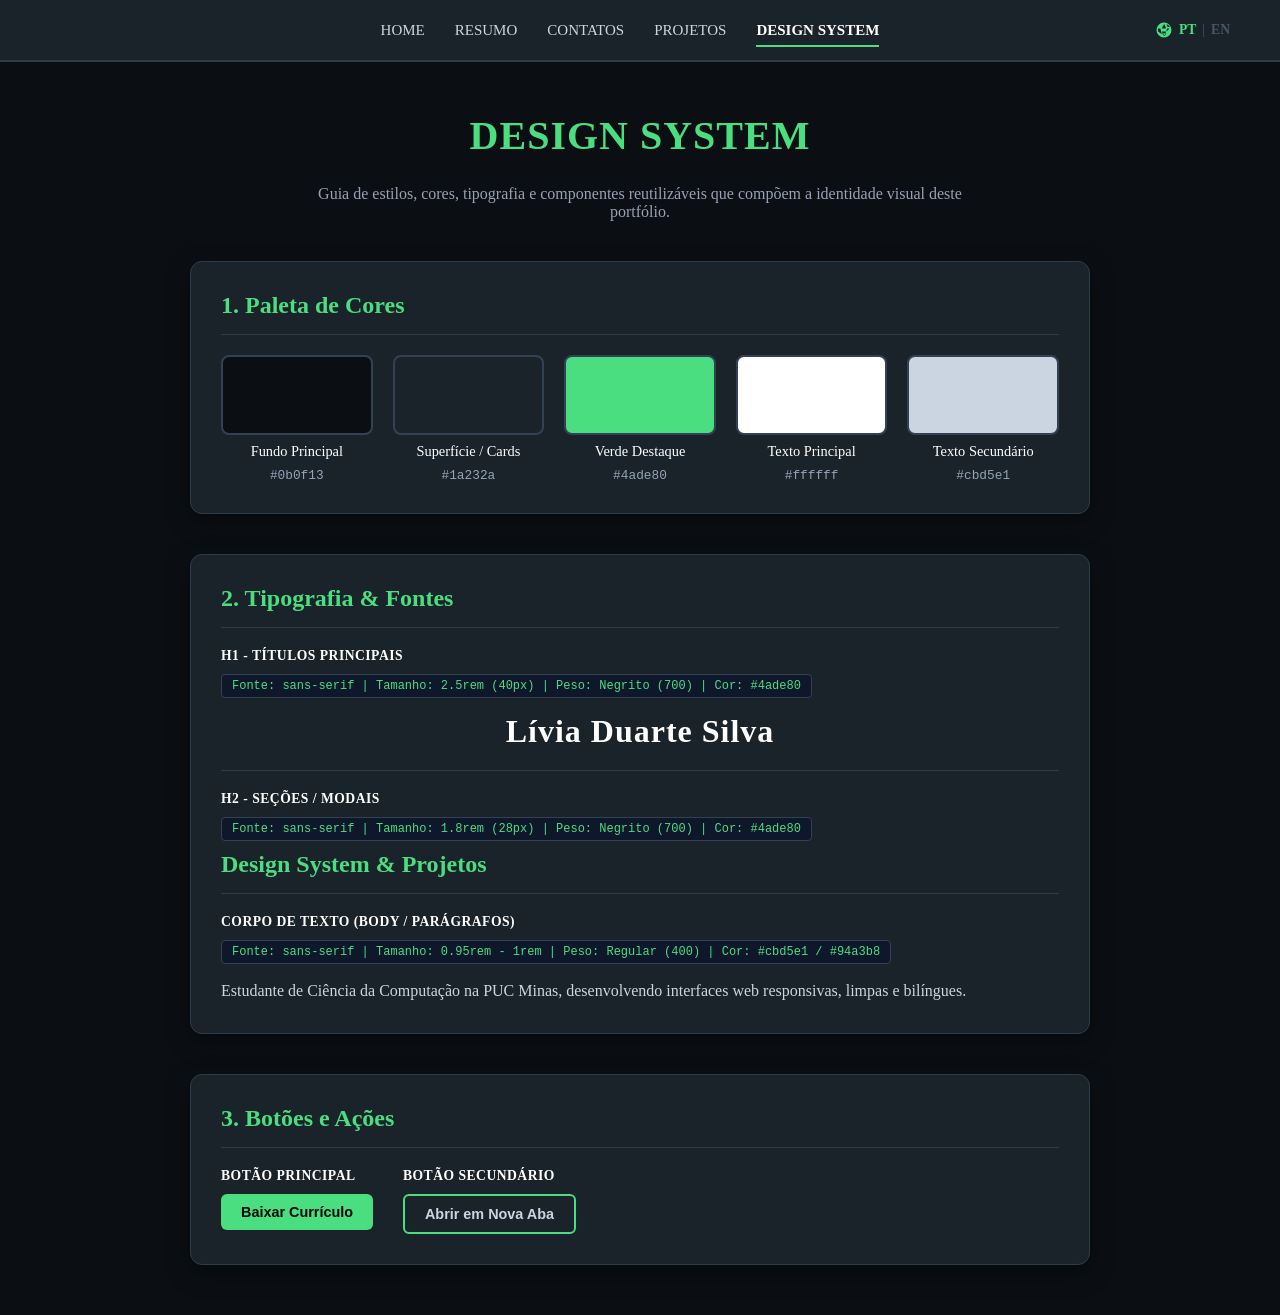
<file: Portifiolio/Design/Design.html>
<!DOCTYPE html>
<html lang="pt-BR">
<head>
    <meta charset="UTF-8">
    <title data-pt="Design System" data-en="Design System">Design System</title>
    <link rel="stylesheet" href="Design.css">
</head>

<body>
     <header class="barramenu">
        <nav class="links">
             <a href="../index.html" data-pt="HOME" data-en="HOME">HOME</a>
             <a href="../Resumo/Resumo.html" data-pt="RESUMO" data-en="RESUME">RESUMO</a>
             <a href="../Contato/Contato.html" data-pt="CONTATOS" data-en="CONTACT">CONTATOS</a>
             <a href="../Projetos/Projetos.html" data-pt="PROJETOS" data-en="PROJECTS">PROJETOS</a>
             <a href="design.html" class="ativo" data-pt="DESIGN SYSTEM" data-en="DESIGN SYSTEM">DESIGN SYSTEM</a>
        </nav>

        <!-- SELETOR DE IDIOMA -->
        <div class="seletor-idioma" onclick="alternarIdioma()">
            <svg class="icone-globo" xmlns="http://www.w3.org/2000/svg" viewBox="0 0 24 24" fill="currentColor">
                <path d="M12 2a10 10 0 1 0 10 10A10 10 0 0 0 12 2zm7.93 6h-3.15a15.7 15.7 0 0 0-1.57-4.11A8.04 8.04 0 0 1 19.93 8zM12 4.05c1.34 1.63 2.27 3.7 2.65 5.95H9.35c.38-2.25 1.31-4.32 2.65-5.95zM4.07 10h3.15c.16 1.44.54 2.84 1.09 4.11H4.37A8.04 8.04 0 0 1 4.07 10zm0 4h3.92c.55 1.27 1.25 2.48 2.09 3.59A15.7 15.7 0 0 1 4.07 14zm3.92-8h3.92C11.36 4.73 10.66 3.52 9.82 2.41A15.7 15.7 0 0 0 7.99 6zM12 19.95c-1.34-1.63-2.27-3.7-2.65-5.95h5.3c-.38 2.25-1.31 4.32-2.65 5.95zM14.9 14.11c.55-1.27.93-2.67 1.09-4.11h3.15a8.04 8.04 0 0 1-4.24 4.11zm0 2.29a15.7 15.7 0 0 1-2.09 3.59 15.7 15.7 0 0 1-2.09-3.59h4.18z"/>
            </svg>
            <span id="lang-pt" class="lang-opcao ativo">PT</span>
            <span class="separador-lang">|</span>
            <span id="lang-en" class="lang-opcao">EN</span>
        </div>
    </header>

    <h1 data-pt="DESIGN SYSTEM" data-en="DESIGN SYSTEM">DESIGN SYSTEM</h1>
    <p class="ds-subtitle" data-pt="Guia de estilos, cores, tipografia e componentes reutilizáveis que compõem a identidade visual deste portfólio." 
       data-en="Style guide, colors, typography, and reusable components that make up the visual identity of this portfolio.">
       Guia de estilos, cores, tipografia e componentes reutilizáveis que compõem a identidade visual deste portfólio.
    </p>

    <div class="ds-container">
        
        <!-- SEÇÃO 1: PALETA DE CORES -->
        <section class="ds-secao">
            <h2 data-pt="1. Paleta de Cores" data-en="1. Color Palette">1. Paleta de Cores</h2>
            <div class="ds-cores-grid">
                <div class="cor-card">
                    <div class="cor-amostra" style="background-color: #0b0f13;"></div>
                    <span class="cor-nome" data-pt="Fundo Principal" data-en="Main Background">Fundo Principal</span>
                    <span class="cor-codigo">#0b0f13</span>
                </div>
                <div class="cor-card">
                    <div class="cor-amostra" style="background-color: #1a232a;"></div>
                    <span class="cor-nome" data-pt="Superfície / Cards" data-en="Surface / Cards">Superfície / Cards</span>
                    <span class="cor-codigo">#1a232a</span>
                </div>
                <div class="cor-card">
                    <div class="cor-amostra" style="background-color: #4ade80;"></div>
                    <span class="cor-nome" data-pt="Verde Destaque" data-en="Accent Green">Verde Destaque</span>
                    <span class="cor-codigo">#4ade80</span>
                </div>
                <div class="cor-card">
                    <div class="cor-amostra" style="background-color: #ffffff;"></div>
                    <span class="cor-nome" data-pt="Texto Principal" data-en="Main Text">Texto Principal</span>
                    <span class="cor-codigo">#ffffff</span>
                </div>
                <div class="cor-card">
                    <div class="cor-amostra" style="background-color: #cbd5e1;"></div>
                    <span class="cor-nome" data-pt="Texto Secundário" data-en="Secondary Text">Texto Secundário</span>
                    <span class="cor-codigo">#cbd5e1</span>
                </div>
            </div>
        </section>

       
        <!-- SEÇÃO 2: TIPOGRAFIA -->
        <section class="ds-secao">
            <h2 data-pt="2. Tipografia & Fontes"
                data-en="2. Typography & Fonts">
                2. Tipografia & Fontes
            </h2>

            <div class="ds-tipografia-box">

                <!-- H1 -->
                <div class="tipo-item">
                    <span class="tipo-label"
                        data-pt="H1 - Títulos Principais"
                        data-en="H1 - Main Headings">
                        H1 - Títulos Principais
                    </span>

                    <span class="tipo-especs"
                        data-pt="Fonte: sans-serif | Tamanho: 2.5rem (40px) | Peso: Negrito (700) | Cor: #4ade80"
                        data-en="Font: sans-serif | Size: 2.5rem (40px) | Weight: Bold (700) | Color: #4ade80">
                        Fonte: sans-serif | Tamanho: 2.5rem (40px) | Peso: Negrito (700) | Cor: #4ade80
                    </span>

                    <h1 class="tipo-exemplo-h1">Lívia Duarte Silva</h1>
                </div>

                <!-- H2 -->
                <div class="tipo-item">
                    <span class="tipo-label"
                        data-pt="H2 - Seções / Modais"
                        data-en="H2 - Sections / Modals">
                        H2 - Seções / Modais
                    </span>

                    <span class="tipo-especs"
                        data-pt="Fonte: sans-serif | Tamanho: 1.8rem (28px) | Peso: Negrito (700) | Cor: #4ade80"
                        data-en="Font: sans-serif | Size: 1.8rem (28px) | Weight: Bold (700) | Color: #4ade80">
                        Fonte: sans-serif | Tamanho: 1.8rem (28px) | Peso: Negrito (700) | Cor: #4ade80
                    </span>

                    <h2 class="tipo-exemplo-h2"
                        data-pt="Design System & Projetos"
                        data-en="Design System & Projects">
                        Design System & Projetos
                    </h2>
                </div>

                <!-- CORPO DE TEXTO -->
                <div class="tipo-item tipo-item-body">
                    <span class="tipo-label"
                        data-pt="Corpo de Texto (Body / Parágrafos)"
                        data-en="Body Text (Body / Paragraphs)">
                        Corpo de Texto (Body / Parágrafos)
                    </span>

                    <span class="tipo-especs"
                        data-pt="Fonte: sans-serif | Tamanho: 0.95rem - 1rem | Peso: Regular (400) | Cor: #cbd5e1 / #94a3b8"
                        data-en="Font: sans-serif | Size: 0.95rem - 1rem | Weight: Regular (400) | Color: #cbd5e1 / #94a3b8">
                        Fonte: sans-serif | Tamanho: 0.95rem - 1rem | Peso: Regular (400) | Cor: #cbd5e1 / #94a3b8
                    </span>

                    <p class="tipo-exemplo-p"
                        data-pt="Estudante de Ciência da Computação na PUC Minas, desenvolvendo interfaces web responsivas, limpas e bilíngues."
                        data-en="Computer Science student at PUC Minas, developing clean, responsive, bilingual web interfaces.">
                        Estudante de Ciência da Computação na PUC Minas, desenvolvendo interfaces web responsivas, limpas e bilíngues.
                    </p>
                </div>

            </div>
        </section>

        <!-- SEÇÃO 3: BOTÕES E COMPONENTES -->
        <section class="ds-secao">
            <h2 data-pt="3. Botões e Ações" data-en="3. Buttons & Actions">3. Botões e Ações</h2>
            <div class="ds-botoes-grid">
                <div class="botao-amostra">
                    <span class="tipo-label" data-pt="Botão Principal" data-en="Primary Button">Botão Principal</span>
                    <button class="ds-btn-primary" data-pt="Baixar Currículo" data-en="Download Resume">Baixar Currículo</button>
                </div>
                <div class="botao-amostra">
                    <span class="tipo-label" data-pt="Botão Secundário" data-en="Secondary Button">Botão Secundário</span>
                    <button class="ds-btn-secondary" data-pt="Abrir em Nova Aba" data-en="Open in New Tab">Abrir em Nova Aba</button>
                </div>
            </div>
        </section>

    </div>

    <!-- Script Global de Tradução -->
    <script src="../idioma.js"></script>
</body>
</html>
</file>
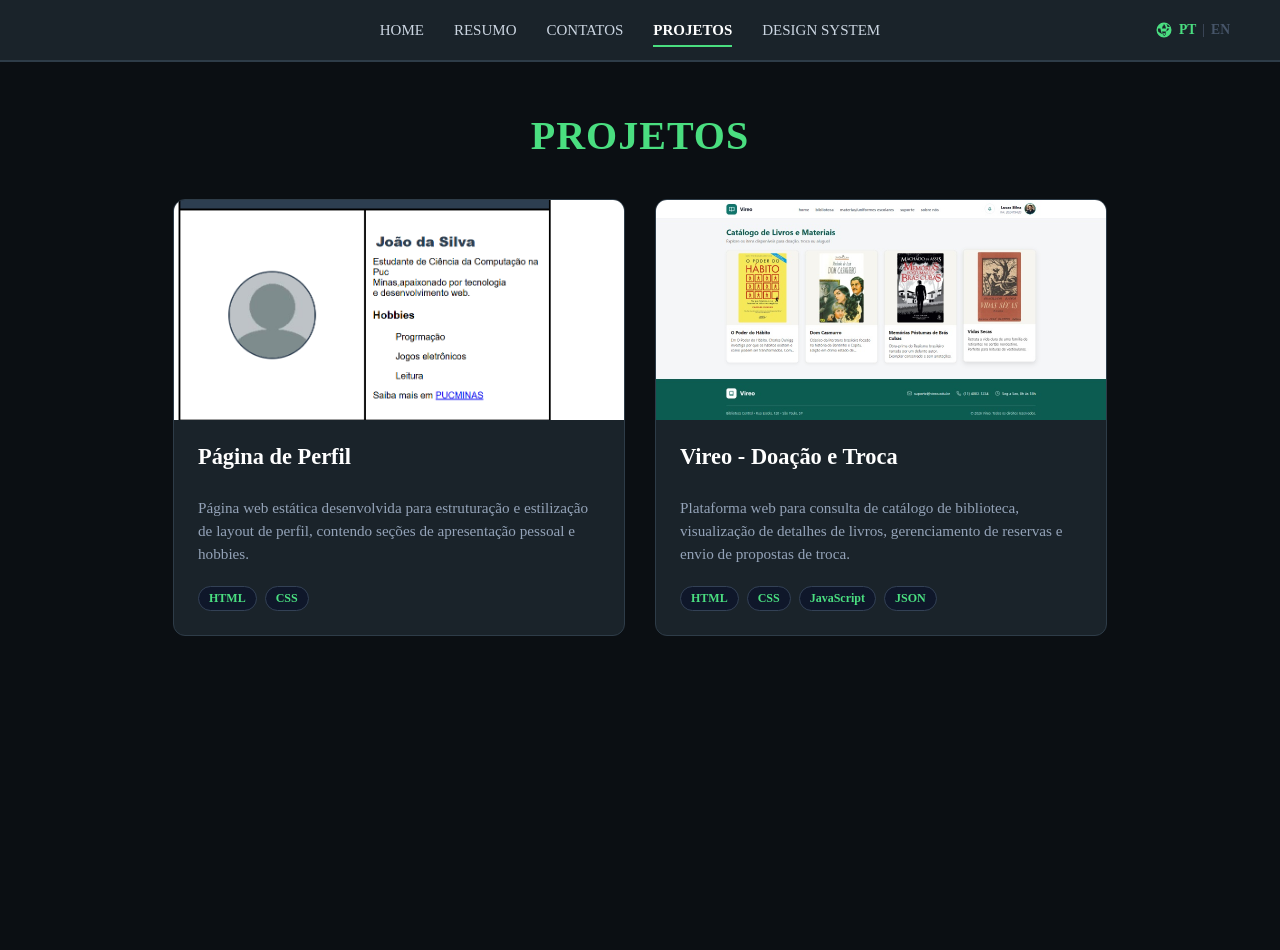
<file: Portifiolio/Projetos/Projetos.html>
<!DOCTYPE html>
<html lang="pt-BR">
<head>
    <meta charset="UTF-8">
    <title data-pt="Projetos" data-en="Projects">Projetos</title>
    <link rel="stylesheet" href="Projetos.css">
</head>

<body>
     <header class="barramenu">
        <nav class="links">
             <a href="../index.html" data-pt="HOME" data-en="HOME">HOME</a>
             <a href="../Resumo/Resumo.html" data-pt="RESUMO" data-en="RESUME">RESUMO</a>
             <a href="../Contato/Contato.html" data-pt="CONTATOS" data-en="CONTACT">CONTATOS</a>
             <a href="Projetos.html" class="ativo" data-pt="PROJETOS" data-en="PROJECTS">PROJETOS</a>
             <a href="../Design/Design.html" data-pt="DESIGN SYSTEM" data-en="DESIGN SYSTEM">DESIGN SYSTEM</a>
        </nav>

        <!-- SELETOR DE IDIOMA -->
        <div class="seletor-idioma" onclick="alternarIdioma()">
            <svg class="icone-globo" xmlns="http://www.w3.org/2000/svg" viewBox="0 0 24 24" fill="currentColor">
                <path d="M12 2a10 10 0 1 0 10 10A10 10 0 0 0 12 2zm7.93 6h-3.15a15.7 15.7 0 0 0-1.57-4.11A8.04 8.04 0 0 1 19.93 8zM12 4.05c1.34 1.63 2.27 3.7 2.65 5.95H9.35c.38-2.25 1.31-4.32 2.65-5.95zM4.07 10h3.15c.16 1.44.54 2.84 1.09 4.11H4.37A8.04 8.04 0 0 1 4.07 10zm0 4h3.92c.55 1.27 1.25 2.48 2.09 3.59A15.7 15.7 0 0 1 4.07 14zm3.92-8h3.92C11.36 4.73 10.66 3.52 9.82 2.41A15.7 15.7 0 0 0 7.99 6zM12 19.95c-1.34-1.63-2.27-3.7-2.65-5.95h5.3c-.38 2.25-1.31 4.32-2.65 5.95zM14.9 14.11c.55-1.27.93-2.67 1.09-4.11h3.15a8.04 8.04 0 0 1-4.24 4.11zm0 2.29a15.7 15.7 0 0 1-2.09 3.59 15.7 15.7 0 0 1-2.09-3.59h4.18z"/>
            </svg>
            <span id="lang-pt" class="lang-opcao ativo">PT</span>
            <span class="separador-lang">|</span>
            <span id="lang-en" class="lang-opcao">EN</span>
        </div>
    </header>

    <h1 data-pt="PROJETOS" data-en="PROJECTS">PROJETOS</h1>

    <!-- LINHA DO TEMPO / GRADE DE PROJETOS -->
    <div class="projetos-grid">

        <!-- PROJETO 1: Página de Perfil -->
        <div class="projeto-card" onclick="abrirModal('modal-perfil')">
            <div class="projeto-img-container">
                <img src="perfil.png" alt="Página de Perfil" class="projeto-img">
            </div>
            <div class="projeto-info">
                <h3 data-pt="Página de Perfil" data-en="Profile Page">Página de Perfil</h3>
                <p data-pt="Página web estática desenvolvida para estruturação e estilização de layout de perfil, contendo seções de apresentação pessoal e hobbies." 
                   data-en="Static web page developed for structuring and styling a profile layout, featuring personal presentation sections and hobbies.">
                   Página web estática desenvolvida para estruturação e estilização de layout de perfil, contendo seções de apresentação pessoal e hobbies.
                </p>
                <div class="projeto-tags">
                    <span>HTML</span>
                    <span>CSS</span>
                </div>
            </div>
        </div>

        <!-- PROJETO 2: Vireo -->
        <div class="projeto-card" onclick="abrirModal('modal-vireo')">
            <div class="projeto-img-container">
                <img src="vireo-catalogo.png" alt="Plataforma Vireo" class="projeto-img">
            </div>
            <div class="projeto-info">
                <h3>Vireo - Doação e Troca</h3>
                <p data-pt="Plataforma web para consulta de catálogo de biblioteca, visualização de detalhes de livros, gerenciamento de reservas e envio de propostas de troca." 
                   data-en="Web platform for library catalog consultation, viewing book details, managing reservations, and sending exchange proposals.">
                   Plataforma web para consulta de catálogo de biblioteca, visualização de detalhes de livros, gerenciamento de reservas e envio de propostas de troca.
                </p>
                <div class="projeto-tags">
                    <span>HTML</span>
                    <span>CSS</span>
                    <span>JavaScript</span>
                    <span>JSON</span>
                </div>
            </div>
        </div>

    </div>

    <!-- MODAL DO PROJETO 1: PÁGINA DE PERFIL -->
    <div id="modal-perfil" class="modal-overlay">
        <div class="modal-conteudo">
            <button class="modal-fechar" onclick="fecharModal('modal-perfil')">&times;</button>
            <div class="modal-img-container">
                <img src="perfil.png" alt="Página de Perfil" class="modal-img">
            </div>
            <h2 data-pt="Página de Perfil" data-en="Profile Page">Página de Perfil</h2>
            <p data-pt="Projeto web estático focado em fundamentos de desenvolvimento web. A página apresenta informações de perfil estruturadas com HTML semântico e estilizadas com CSS, simulando um cartão de apresentação pessoal com links acadêmicos e seções de interesses."
               data-en="Static web project focused on web development fundamentals. The page features profile information structured with semantic HTML and styled with CSS, simulating a personal presentation card with academic links and interest sections.">
               Projeto web estático focado em fundamentos de desenvolvimento web. A página apresenta informações de perfil estruturadas com HTML semântico e estilizadas com CSS, simulando um cartão de apresentação pessoal com links acadêmicos e seções de interesses.
            </p>
            <div class="modal-botoes">
                <a href="https://github.com/Livia834/DIW---Pagina-de-Perfil.git" target="_blank" class="btn-acao github" data-pt="Repositório no GitHub" data-en="GitHub Repository">Repositório no GitHub</a>
            </div>
        </div>
    </div>

    <!-- MODAL DO PROJETO 2: VIREO (COM CARROSSEL DE SETINHAS) -->
    <div id="modal-vireo" class="modal-overlay">
        <div class="modal-conteudo">
            <button class="modal-fechar" onclick="fecharModal('modal-vireo')">&times;</button>
            
            <!-- Carrossel de Imagens -->
            <div class="carrossel-container">
                <button class="carrossel-btn prev" onclick="mudarSlide(-1)">&#10094;</button>
                <div class="modal-img-container">
                    <img src="vireo-catalogo.png" alt="Catálogo Vireo" class="modal-img slide-vireo active-slide">
                    <img src="vireo-detalhes.png" alt="Detalhes Vireo" class="modal-img slide-vireo">
                    <img src="vireo-historico.png" alt="Histórico Vireo" class="modal-img slide-vireo">
                </div>
                <button class="carrossel-btn next" onclick="mudarSlide(1)">&#10095;</button>
            </div>

            <h2>Vireo - Doação, Compra e Troca</h2>
            <p data-pt="Trabalho Interdisciplinar desenvolvido para a PUC Minas. O Vireo conecta alunos para doação, reserva e troca de livros e materiais escolares. O sistema conta com catálogo interativo, página de detalhes dos itens, formulários de proposta de troca e um painel de histórico completo para acompanhar reservas e solicitações."
               data-en="Interdisciplinary project developed for PUC Minas. Vireo connects students for donation, reservation, and exchange of books and school supplies. The system features an interactive catalog, item details page, exchange proposal forms, and a complete history panel to track reservations and requests.">
               Trabalho Interdisciplinar desenvolvido para a PUC Minas. O Vireo conecta alunos para doação, reserva e troca de livros e materiais escolares. O sistema conta com catálogo interativo, página de detalhes dos itens, formulários de proposta de troca e um painel de histórico completo para acompanhar reservas e solicitações.
            </p>
            <div class="modal-botoes">
                <a href="https://github.com/Livia834/TI2---Vireo.git" target="_blank" class="btn-acao github" data-pt="Repositório no GitHub" data-en="GitHub Repository">Repositório no GitHub</a>
            </div>
        </div>
    </div>

    <!-- Scripts de Controle (Modais e Carrossel) -->
    <script>
        function abrirModal(id) {
            document.getElementById(id).style.display = 'flex';
        }
        function fecharModal(id) {
            document.getElementById(id).style.display = 'none';
        }
        window.onclick = function(event) {
            if (event.target.classList.contains('modal-overlay')) {
                event.target.style.display = 'none';
            }
        }

        // Lógica do Carrossel de Imagens do Vireo
        let slideAtual = 0;
        function mudarSlide(direcao) {
            const slides = document.querySelectorAll('.slide-vireo');
            slides[slideAtual].classList.remove('active-slide');
            
            slideAtual += direcao;
            if (slideAtual >= slides.length) {
                slideAtual = 0;
            } else if (slideAtual < 0) {
                slideAtual = slides.length - 1;
            }
            
            slides[slideAtual].classList.add('active-slide');
        }
    </script>

    <!-- Script Global de Tradução -->
    <script src="../idioma.js"></script>
</body>
</html>
</file>
<file: Portifiolio/Design/Design.css>
body {
    display: flex;
    flex-direction: column;
    align-items: center; 
    margin: 0;
    background-color: #0b0f13; 
    color: #ffffff;
    min-height: 100vh;
    padding: 0;
    padding-bottom: 50px;
}

/* Barra de menu de ponta a ponta */
.barramenu {
    display: flex;
    align-items: center;
    justify-content: space-between;
    padding: 15px 40px;
    background-color: #1a232a;
    border-bottom: 2px solid #2e3c48;
    margin-bottom: 40px;
    width: 100%;
    box-sizing: border-box;
    position: relative;
}

.barramenu::before {
    content: "";
    width: 75px;
}

.links {
    display: flex;
    gap: 30px; 
    align-items: center;
    justify-content: center;
    margin: 0 auto;
    padding: 0;
}

.links a {
    color: #cbd5e1;
    font-size: 15px;
    text-decoration: none;
}

.links a.ativo {
    background-color: transparent;
    color: #ffffff;
    padding: 4px 0;
    border-radius: 0;
    font-weight: bold;
    position: relative;
}

.links a.ativo::after {
    content: '';
    position: absolute;
    bottom: -4px;
    left: 0;
    width: 100%;
    height: 2px;
    background-color: #4ade80; 
}

.links a:hover {
    color: #ffffff;
}

/* Seletor de Idioma */
.seletor-idioma {
    display: flex;
    align-items: center;
    gap: 6px;
    cursor: pointer;
    padding: 6px 10px;
    width: 75px;
    justify-content: flex-end;
    transition: opacity 0.2s ease;
}

.seletor-idioma:hover {
    opacity: 0.85;
}

.icone-globo {
    width: 18px;
    height: 18px;
    fill: #4ade80;
}

.lang-opcao {
    font-size: 0.85rem;
    font-weight: bold;
    color: #475569; 
    transition: color 0.2s ease;
}

.separador-lang {
    color: #475569;
    font-size: 0.85rem;
}

.lang-opcao.ativo {
    color: #4ade80;
}

/* Títulos da Página */
h1 {
    margin-top: 10px;
    margin-bottom: 10px;
    color: #4ade80;
    font-size: 2.5rem;
    text-align: center;
    letter-spacing: 1px;
}

.ds-subtitle {
    color: #94a3b8;
    font-size: 1rem;
    text-align: center;
    max-width: 700px;
    margin-bottom: 40px;
    padding: 0 20px;
}

/* Container do Design System */
.ds-container {
    max-width: 900px;
    width: 90%;
    display: flex;
    flex-direction: column;
    gap: 40px;
}

.ds-secao {
    background-color: #1a232a;
    border: 1px solid #2e3c48;
    border-radius: 12px;
    padding: 30px;
    box-shadow: 0 8px 24px rgba(0, 0, 0, 0.4);
}

.ds-secao h2 {
    color: #4ade80;
    margin-top: 0;
    margin-bottom: 20px;
    font-size: 1.5rem;
    border-bottom: 1px solid #2e3c48;
    padding-bottom: 15px;
    text-align: left;
}

/* Cores Grid com Borda */
.ds-cores-grid {
    display: grid;
    grid-template-columns: repeat(auto-fit, minmax(140px, 1fr));
    gap: 20px;
}

.cor-card {
    display: flex;
    flex-direction: column;
    align-items: center;
    gap: 8px;
}

.cor-amostra {
    width: 100%;
    height: 80px;
    border-radius: 8px;
    border: 2px solid #334155;
    box-sizing: border-box;
}

.cor-nome {
    font-size: 0.9rem;
    color: #ffffff;
    font-weight: 500;
    text-align: center;
}

.cor-codigo {
    font-size: 0.8rem;
    color: #94a3b8;
    font-family: monospace;
}

/* Tipografia Exemplos - Apenas uma linha divisória entre itens */
.ds-tipografia-box {
    display: flex;
    flex-direction: column;
    gap: 0; /* o espaçamento agora vem só do padding/margin dos itens */
}

.tipo-item {
    display: flex;
    flex-direction: column;
    gap: 10px;
}

/* Itens vazios não ocupam espaço nem geram borda */
.tipo-item:empty {
    display: none;
}

/* Mantém a linha entre H1 e H2 */
.tipo-item + .tipo-item {
    border-top: 1px solid #2e3c48;
    padding-top: 20px;
    margin-top: 20px;
}

/* Remove somente a linha extra antes do body */
.tipo-item + .tipo-item + .tipo-item {
    border-top: none;
    padding-top: 0;
    margin-top: 0;
}

.tipo-label {
    font-size: 0.85rem;
    color: #ffffff;
    text-transform: uppercase;
    letter-spacing: 0.5px;
    font-weight: bold;
}

.tipo-especs {
    font-size: 0.75rem;
    color: #4ade80;
    background-color: #0f172a;
    padding: 4px 10px;
    border-radius: 4px;
    border: 1px solid #334155;
    font-family: monospace;
    align-self: flex-start;
}

.tipo-exemplo-h1 {
    font-size: 2rem;
    color: #ffffff;
    margin: 5px 0 0 0;
    font-weight: 700;
}

.tipo-exemplo-h2 {
    font-size: 1.5rem;
    color: #4ade80;
    margin: 5px 0 0 0;
    font-weight: 700;
    border: none;
}

.tipo-exemplo-p {
    font-size: 1rem;
    color: #cbd5e1;
    margin: 5px 0 0 0;
    line-height: 1.5;
    font-weight: 400;
    border: none;
}

/* Botões Amostra */
.ds-botoes-grid {
    display: flex;
    gap: 30px;
    flex-wrap: wrap;
}

.botao-amostra {
    display: flex;
    flex-direction: column;
    gap: 10px;
}

.ds-btn-primary {
    background-color: #4ade80;
    color: #03060b;
    padding: 10px 20px;
    border: none;
    border-radius: 6px;
    font-weight: bold;
    font-size: 0.9rem;
    cursor: pointer;
}

.ds-btn-secondary {
    background-color: transparent;
    color: #cbd5e1;
    border: 2px solid #4ade80;
    padding: 10px 20px;
    border-radius: 6px;
    font-weight: bold;
    font-size: 0.9rem;
    cursor: pointer;
}
</file>
<file: Portifiolio/Projetos/Projetos.css>
body {
    display: flex;
    flex-direction: column;
    align-items: center; 
    margin: 0;
    background-color: #0b0f13; 
    color: #ffffff;
    min-height: 100vh;
    padding: 0;
    padding-bottom: 50px;
}

/* Barra de menu de ponta a ponta */
.barramenu {
    display: flex;
    align-items: center;
    justify-content: space-between;
    padding: 15px 40px;
    background-color: #1a232a;
    border-bottom: 2px solid #2e3c48;
    margin-bottom: 40px;
    width: 100%;
    box-sizing: border-box;
    position: relative;
}

.barramenu::before {
    content: "";
    width: 75px;
}

.links {
    display: flex;
    gap: 30px; 
    align-items: center;
    justify-content: center;
    margin: 0 auto;
    padding: 0;
}

.links a {
    color: #cbd5e1;
    font-size: 15px;
    text-decoration: none;
}

.links a.ativo {
    background-color: transparent;
    color: #ffffff;
    padding: 4px 0;
    border-radius: 0;
    font-weight: bold;
    position: relative;
}

.links a.ativo::after {
    content: '';
    position: absolute;
    bottom: -4px;
    left: 0;
    width: 100%;
    height: 2px;
    background-color: #4ade80; 
}

.links a:hover {
    color: #ffffff;
}

/* Seletor de Idioma */
.seletor-idioma {
    display: flex;
    align-items: center;
    gap: 6px;
    cursor: pointer;
    padding: 6px 10px;
    width: 75px;
    justify-content: flex-end;
    transition: opacity 0.2s ease;
}

.seletor-idioma:hover {
    opacity: 0.85;
}

.icone-globo {
    width: 18px;
    height: 18px;
    fill: #4ade80;
}

.lang-opcao {
    font-size: 0.85rem;
    font-weight: bold;
    color: #475569; 
    transition: color 0.2s ease;
}

.separador-lang {
    color: #475569;
    font-size: 0.85rem;
}

.lang-opcao.ativo {
    color: #4ade80;
}

/* Título da Página */
h1 {
    margin-top: 10px;
    margin-bottom: 40px;
    color: #4ade80;
    font-size: 2.5rem;
    text-align: center;
    letter-spacing: 1px;
}

/* Grade de Projetos */
.projetos-grid {
    display: flex;
    flex-direction: row;
    justify-content: center;
    gap: 30px;
    max-width: 1000px;
    width: 90%;
    flex-wrap: wrap;
    box-sizing: border-box;
}

/* Card Individual do Projeto */
.projeto-card {
    background-color: #1a232a;
    border: 1px solid #2e3c48;
    border-radius: 12px;
    overflow: hidden;
    width: 450px;
    cursor: pointer;
    transition: transform 0.25s ease, border-color 0.25s ease, box-shadow 0.25s ease;
    display: flex;
    flex-direction: column;
}

.projeto-card:hover {
    transform: translateY(-5px);
    border-color: #4ade80;
    box-shadow: 0 10px 25px rgba(74, 222, 128, 0.15);
}

.projeto-img-container {
    width: 100%;
    height: 220px;
    overflow: hidden;
    background-color: #0f172a;
}

.projeto-img {
    width: 100%;
    height: 100%;
    object-fit: cover;
    transition: transform 0.3s ease;
}

.projeto-card:hover .projeto-img {
    transform: scale(1.03);
}

.projeto-info {
    padding: 24px;
    display: flex;
    flex-direction: column;
    flex: 1;
}

.projeto-info h3 {
    margin-top: 0;
    margin-bottom: 12px;
    color: #ffffff;
    font-size: 1.4rem;
}

.projeto-info p {
    color: #94a3b8;
    font-size: 0.95rem;
    line-height: 1.5;
    margin-bottom: 20px;
    flex: 1;
}

/* Tags de Tecnologias */
.projeto-tags {
    display: flex;
    flex-wrap: wrap;
    gap: 8px;
}

.projeto-tags span {
    background-color: #0f172a;
    color: #4ade80;
    border: 1px solid #334155;
    padding: 4px 10px;
    border-radius: 20px;
    font-size: 0.75rem;
    font-weight: bold;
}

/* ESTILO DO MODAL */
.modal-overlay {
    position: fixed;
    top: 0;
    left: 0;
    width: 100%;
    height: 100%;
    background-color: rgba(0, 0, 0, 0.85);
    display: none; 
    justify-content: center;
    align-items: center;
    z-index: 1000;
    padding: 20px;
    box-sizing: border-box;
}

.modal-conteudo {
    background-color: #1a232a;
    border: 1px solid #4ade80;
    border-radius: 14px;
    max-width: 700px;
    width: 100%;
    padding: 35px 30px 30px 30px;
    position: relative;
    box-shadow: 0 15px 35px rgba(0, 0, 0, 0.6);
    box-sizing: border-box;
    max-height: 90vh;
    overflow-y: auto;
}

.modal-fechar {
    position: absolute;
    top: 15px;
    right: 20px;
    background-color: transparent;
    border: none;
    color: #cbd5e1;
    font-size: 1.8rem;
    cursor: pointer;
    transition: color 0.2s ease;
    z-index: 20;
}

.modal-fechar:hover {
    color: #4ade80;
}

/* ESTILO DO CARROSSEL DE IMAGENS */
.carrossel-container {
    position: relative;
    display: flex;
    align-items: center;
    justify-content: center;
    margin-bottom: 25px;
    width: 100%;
}

.modal-img-container {
    width: 100%;
    height: 320px;
    border-radius: 8px;
    overflow: hidden;
    background-color: #0b0f13;
    position: relative;
    display: flex;
    align-items: center;
    justify-content: center;
    border: 1px solid #2e3c48;
}

.modal-img,
.modal-img.slide-vireo {
    max-width: 100%;
    max-height: 100%;
    object-fit: contain;
    display: none; 
}

.modal-img.active-slide,
#modal-perfil .modal-img {
    display: block; 
}

/* Botões de seta do carrossel */
.carrossel-btn {
    background-color: #0f172a;
    color: #4ade80;
    border: 1px solid #334155;
    font-size: 1.1rem;
    width: 38px;
    height: 38px;
    display: flex;
    align-items: center;
    justify-content: center;
    cursor: pointer;
    border-radius: 50%;
    z-index: 15;
    position: absolute;
    transition: all 0.2s ease;
}

.carrossel-btn:hover {
    background-color: #4ade80;
    color: #03060b;
    border-color: #4ade80;
}

.carrossel-btn.prev {
    left: 10px;
}

.carrossel-btn.next {
    right: 10px;
}

.modal-conteudo h2 {
    color: #4ade80;
    margin-top: 0;
    margin-bottom: 12px;
    font-size: 1.8rem;
}

.modal-conteudo p {
    color: #cbd5e1;
    line-height: 1.6;
    font-size: 0.95rem;
    margin-bottom: 25px;
}

.modal-botoes {
    display: flex;
    justify-content: flex-start;
}

.btn-acao.github {
    background-color: #4ade80;
    color: #03060b;
    padding: 10px 20px;
    border-radius: 6px;
    font-weight: bold;
    text-decoration: none;
    transition: background-color 0.2s ease, transform 0.1s ease;
}

.btn-acao.github:hover {
    background-color: #22c55e;
}

/* Responsivo para celulares */
@media (max-width: 768px) {
    .projetos-grid {
        flex-direction: column;
        align-items: center;
    }
    .projeto-card {
        width: 100%;
    }
}
</file>
